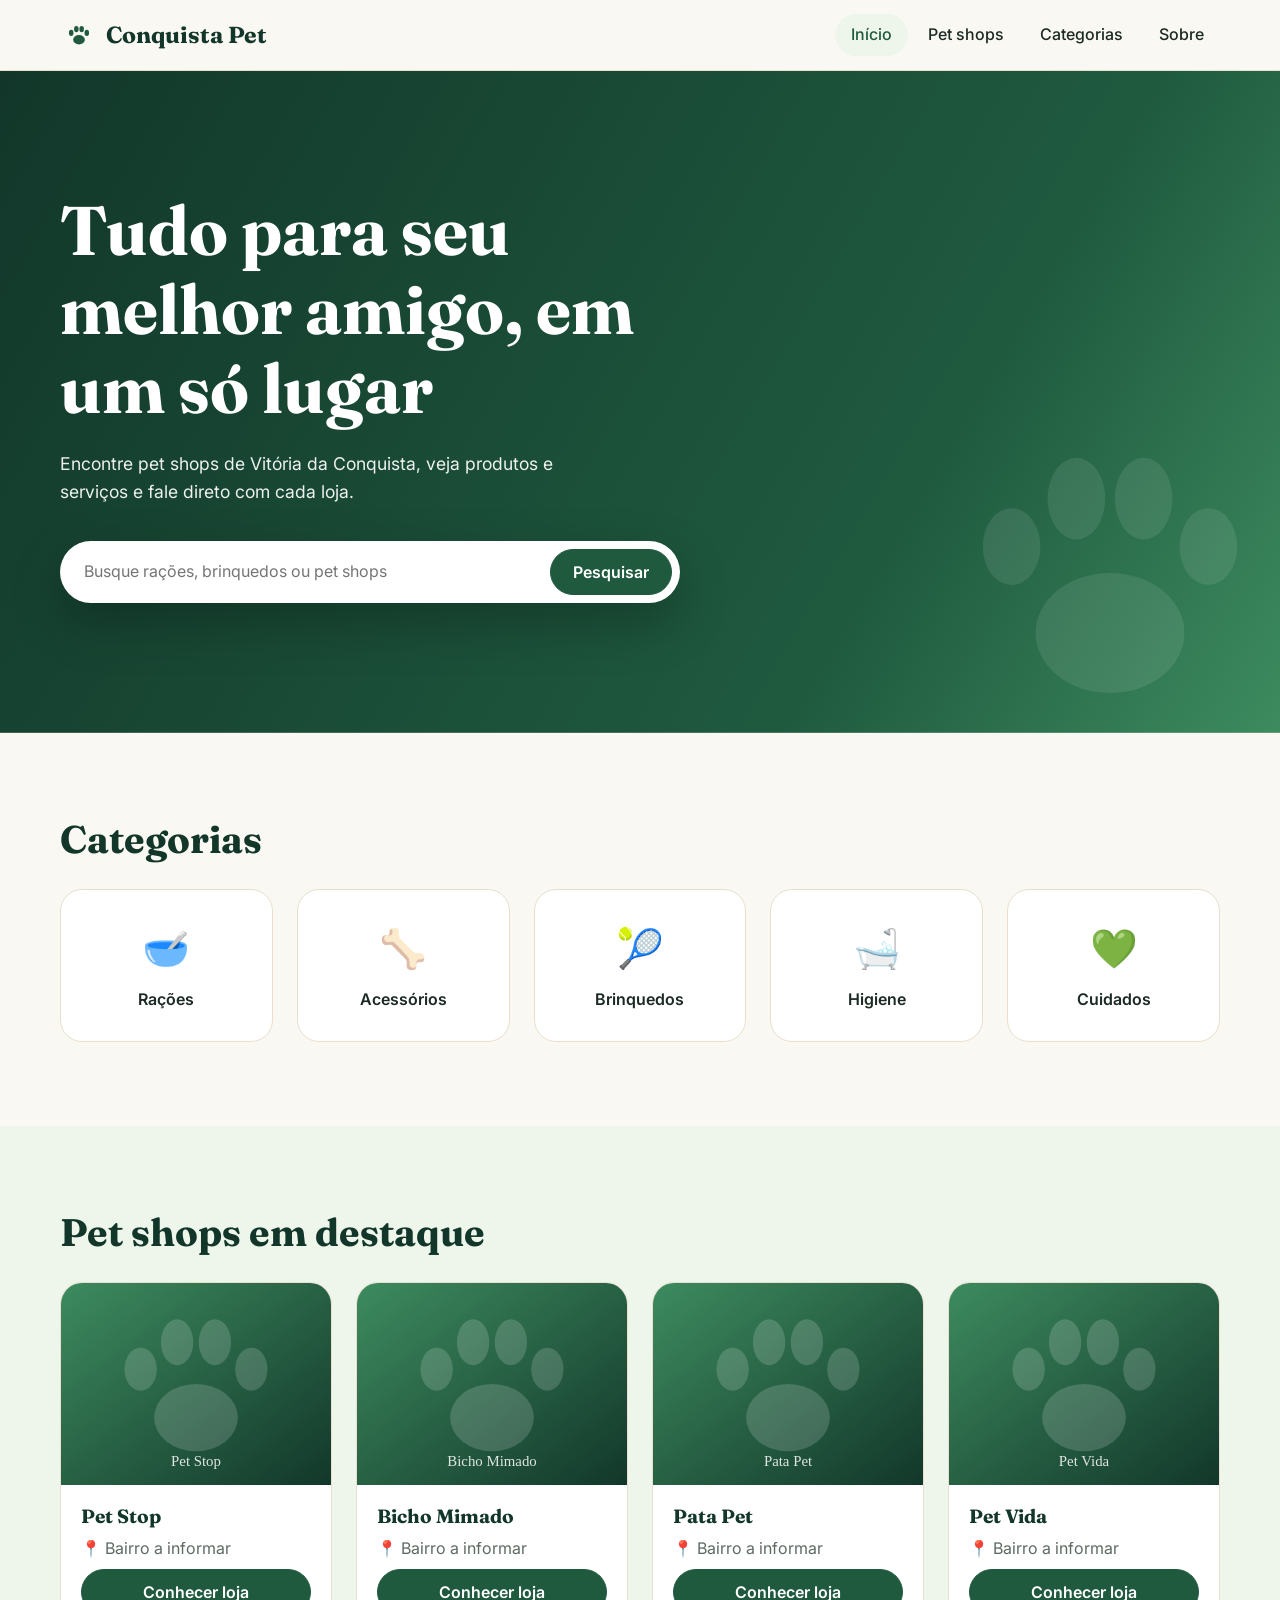
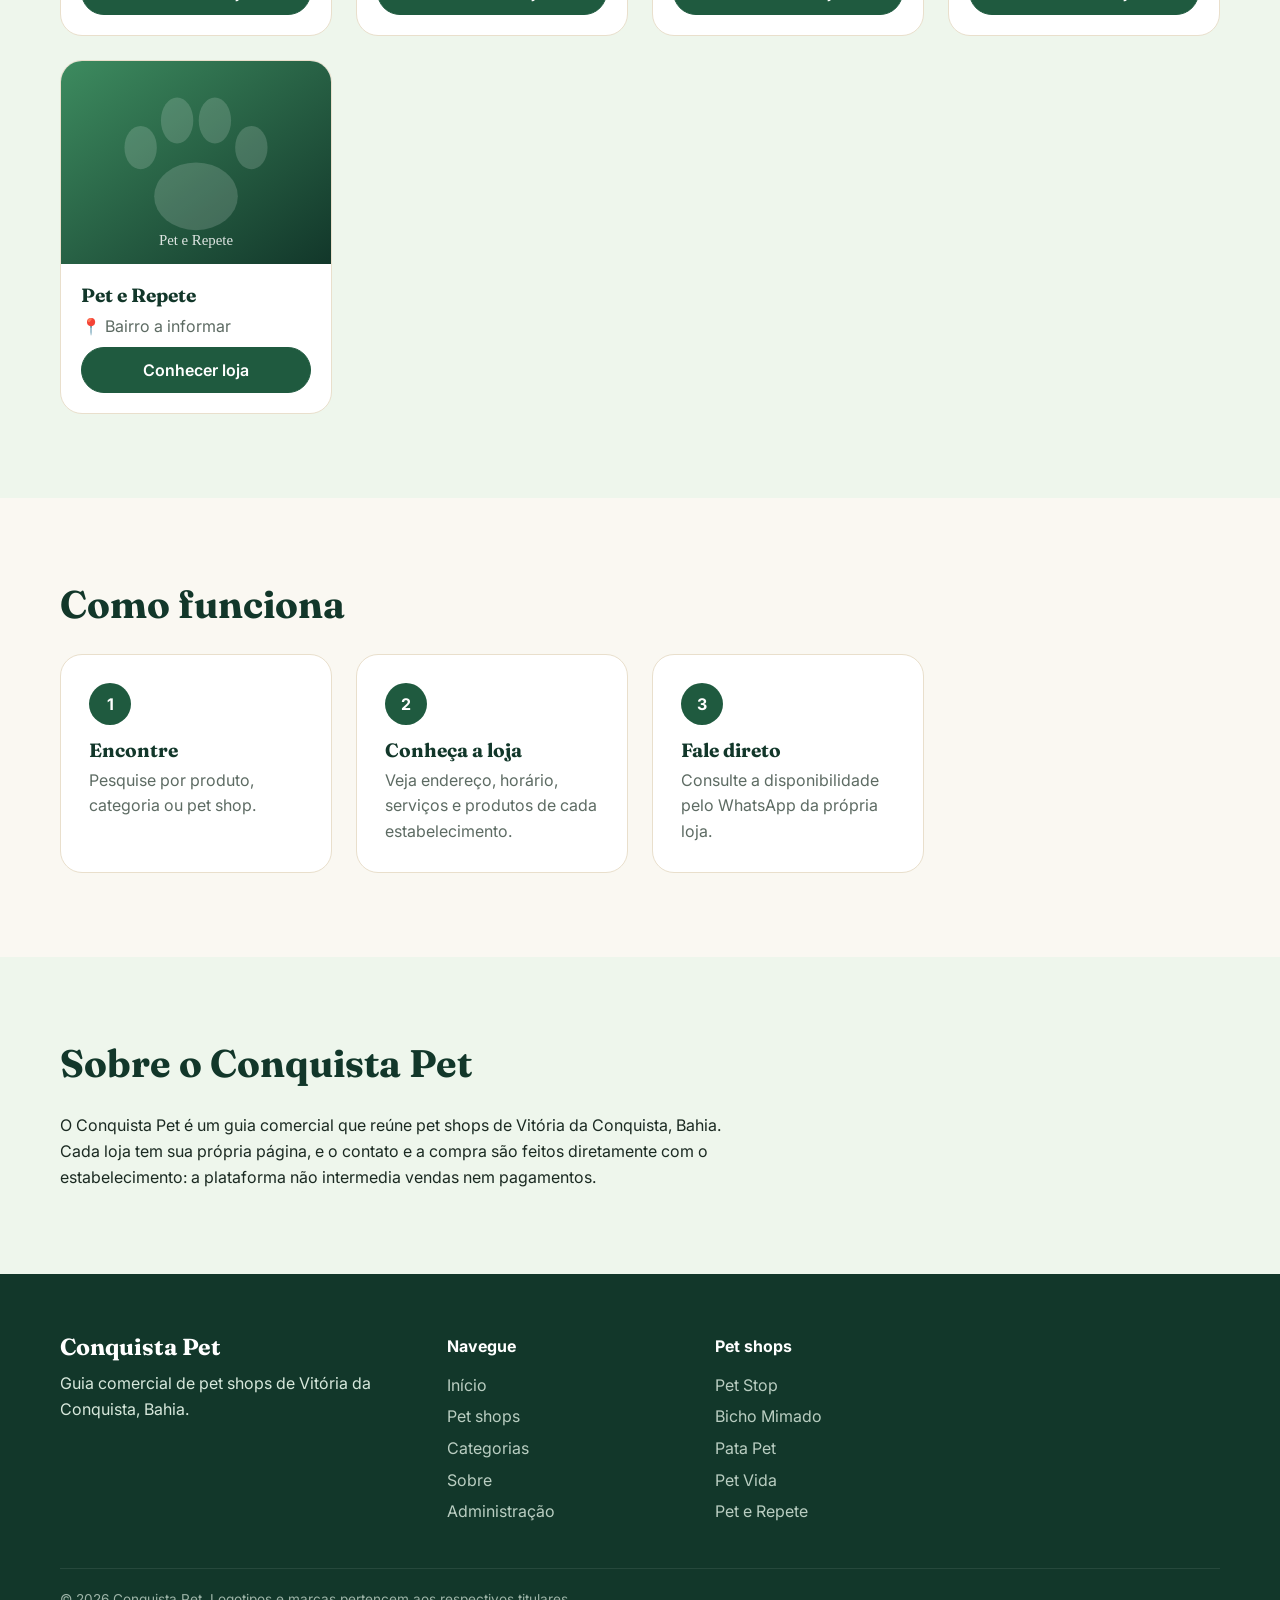
<file: index.html>
<!doctype html>
<html lang="pt-BR">
<head><meta charset="utf-8"><meta name="viewport" content="width=device-width,initial-scale=1"><title>Conquista Pet — Pet shops de Vitória da Conquista</title><meta name="description" content="Guia comercial de pet shops de Vitória da Conquista, Bahia."><link rel="stylesheet" href="css/style.css"></head>
<body data-p="home"><header id="h"></header><main id="m"></main><footer id="f"></footer>
<script src="data/petshops.js"></script><script src="js/app.js"></script></body>
</html>
</file>
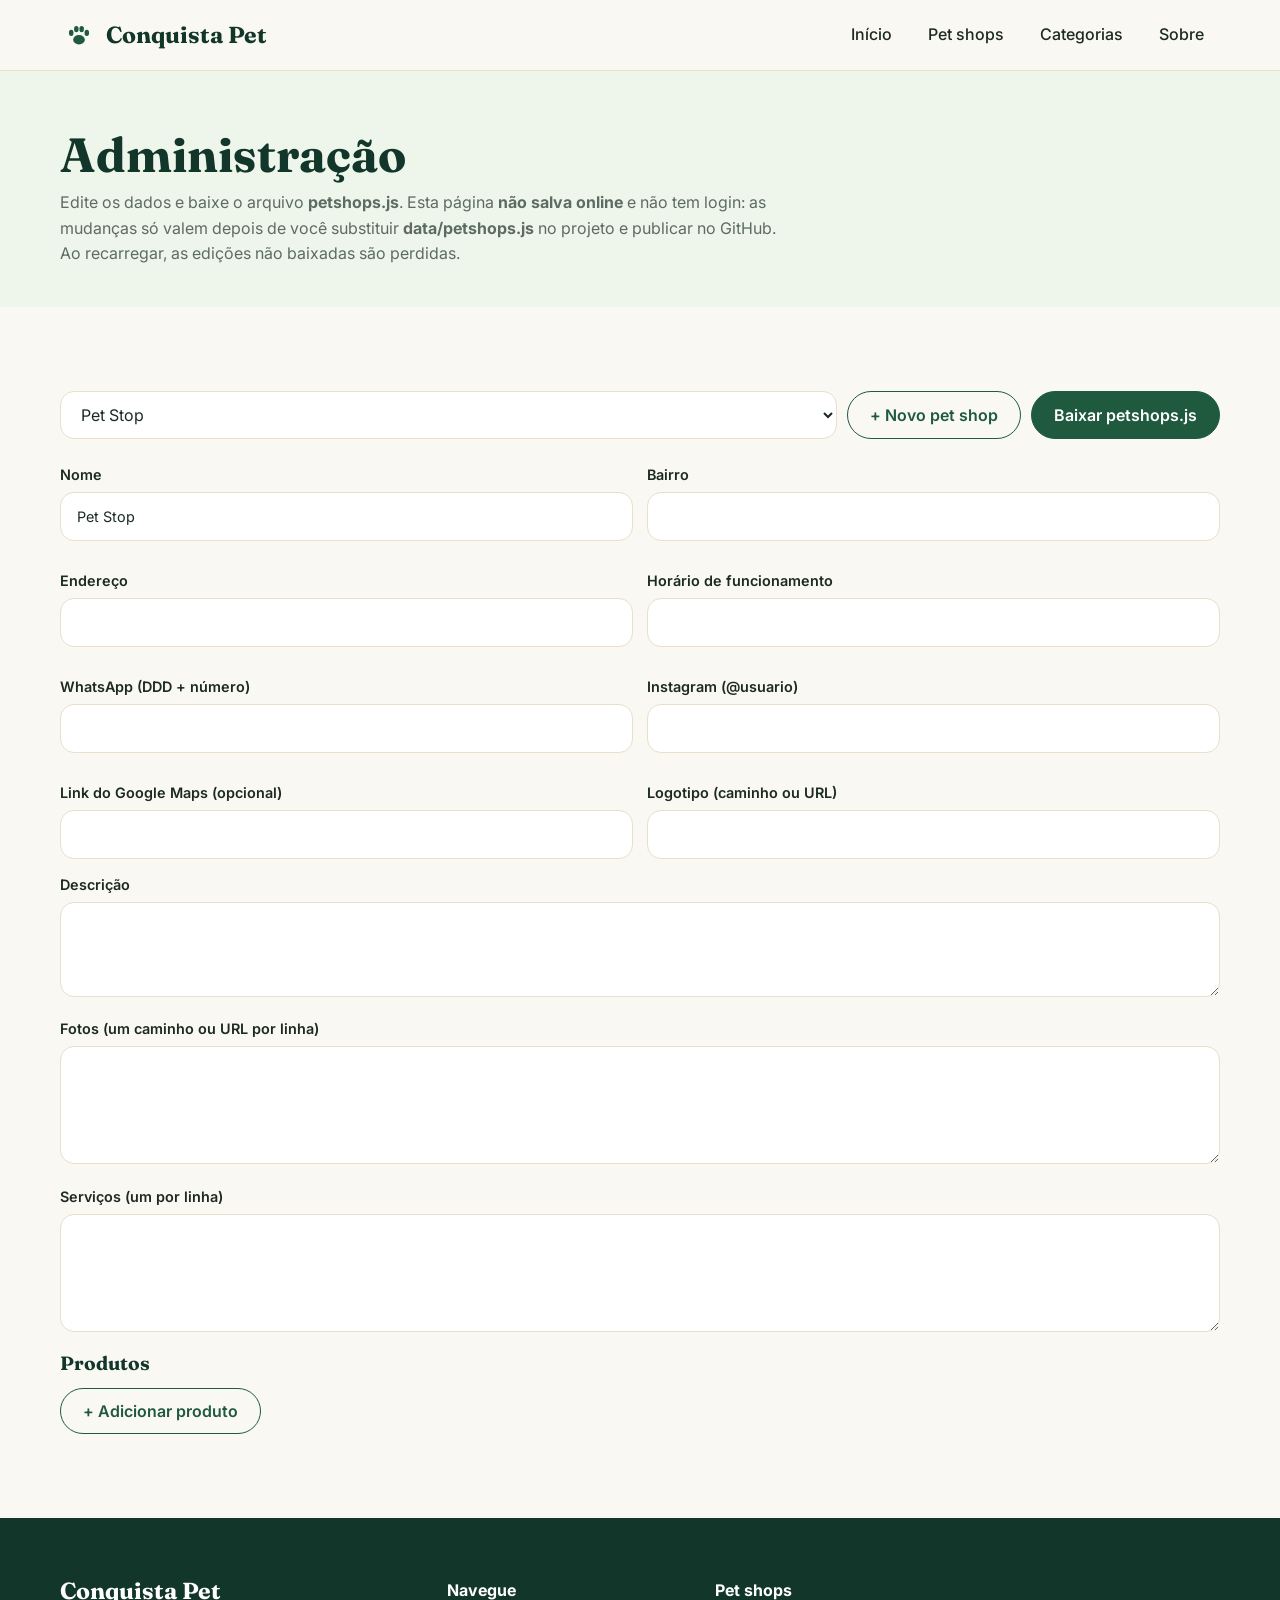
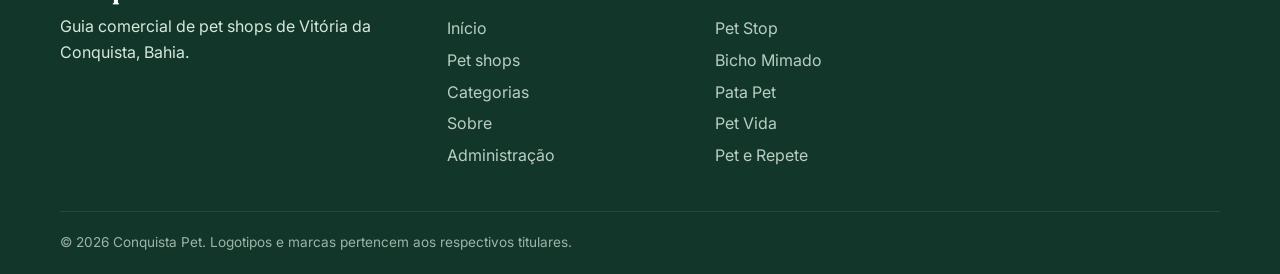
<file: admin.html>
<!doctype html>
<html lang="pt-BR">
<head><meta charset="utf-8"><meta name="viewport" content="width=device-width,initial-scale=1"><title>Administração · Conquista Pet</title><meta name="description" content="Guia comercial de pet shops de Vitória da Conquista, Bahia."><link rel="stylesheet" href="css/style.css"></head>
<body data-p="admin"><header id="h"></header><main id="m"></main><footer id="f"></footer>
<script src="data/petshops.js"></script><script src="js/app.js"></script></body>
</html>
</file>
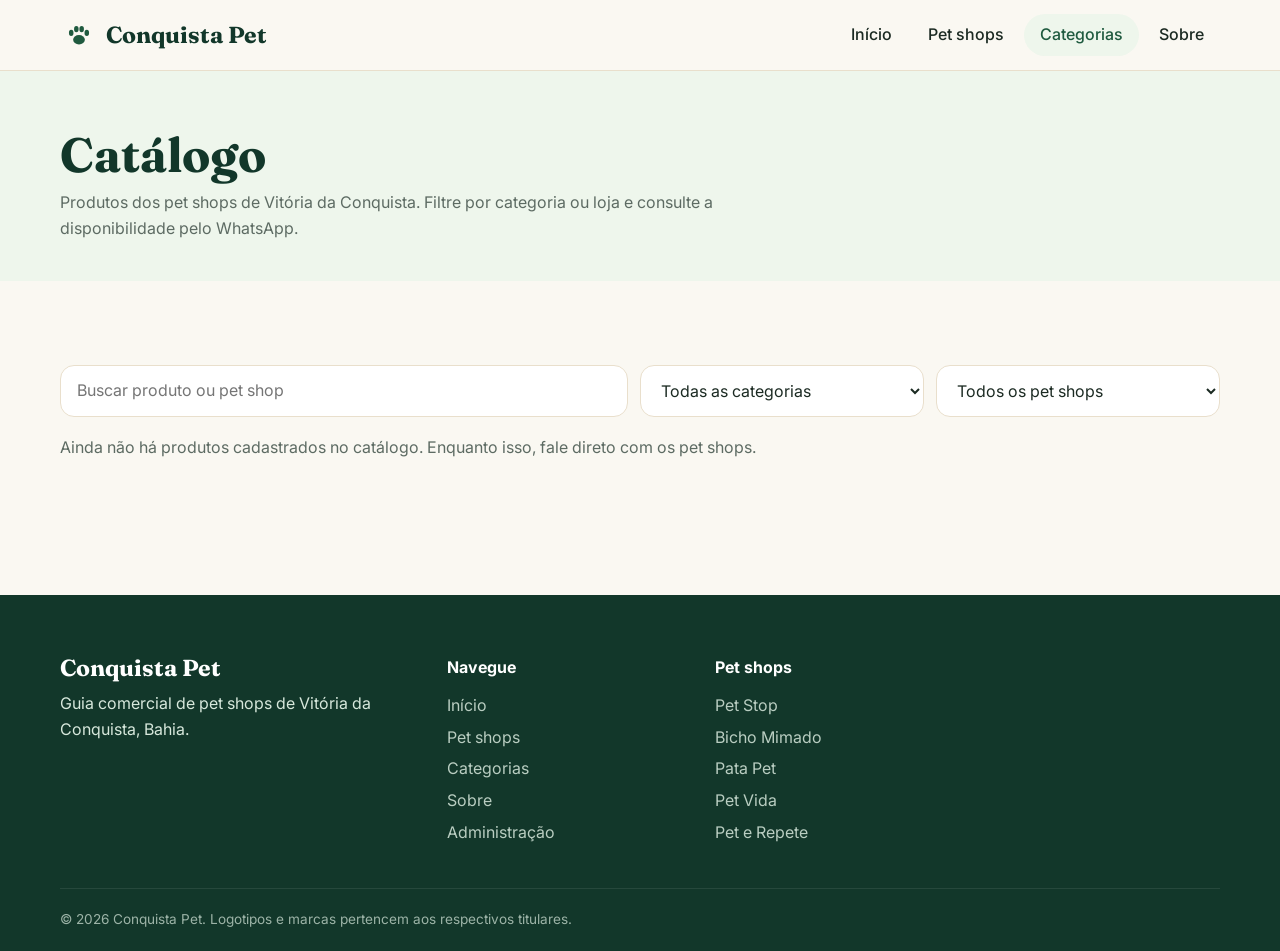
<file: catalogo.html>
<!doctype html>
<html lang="pt-BR">
<head><meta charset="utf-8"><meta name="viewport" content="width=device-width,initial-scale=1"><title>Catálogo · Conquista Pet</title><meta name="description" content="Guia comercial de pet shops de Vitória da Conquista, Bahia."><link rel="stylesheet" href="css/style.css"></head>
<body data-p="cat"><header id="h"></header><main id="m"></main><footer id="f"></footer>
<script src="data/petshops.js"></script><script src="js/app.js"></script></body>
</html>
</file>
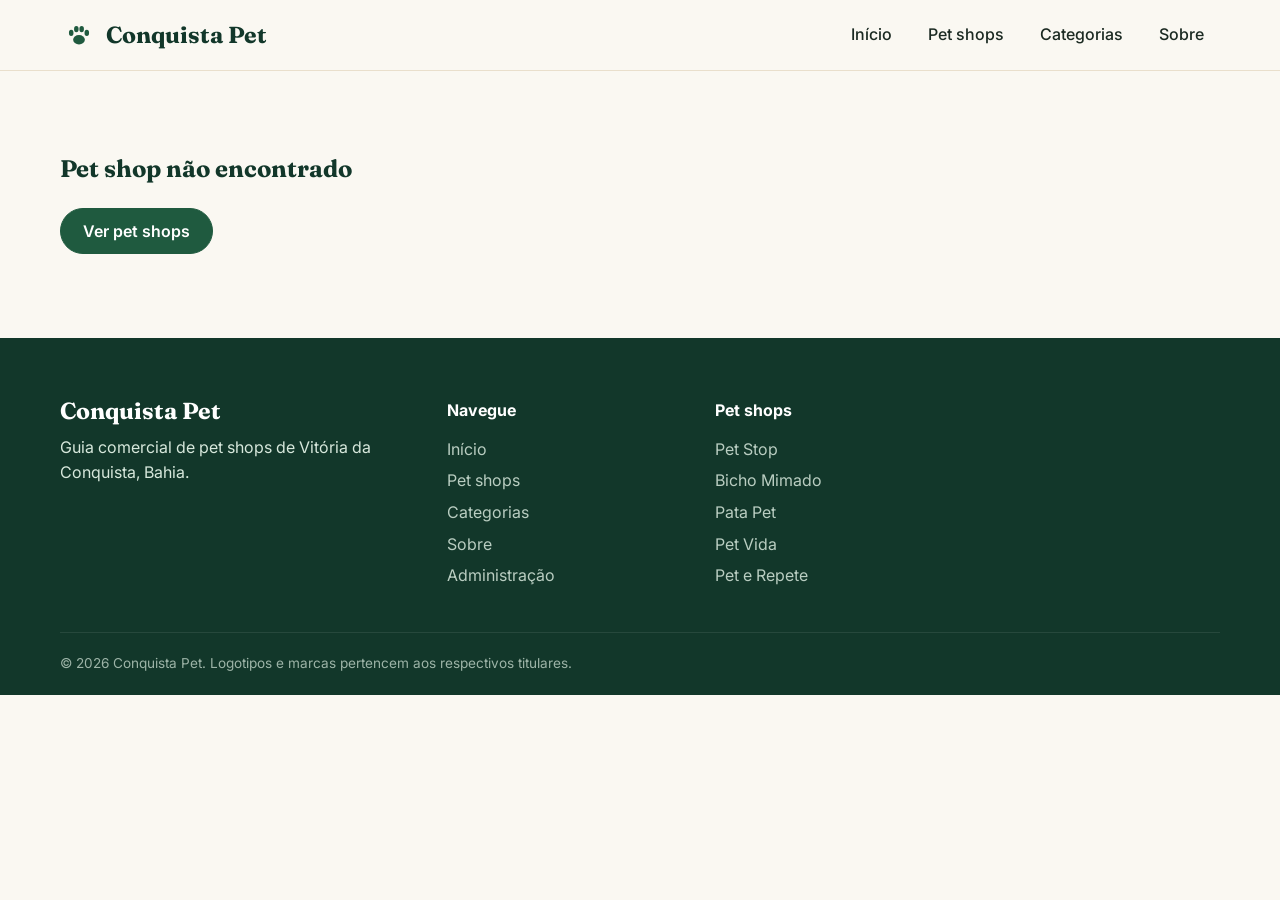
<file: loja.html>
<!doctype html>
<html lang="pt-BR">
<head><meta charset="utf-8"><meta name="viewport" content="width=device-width,initial-scale=1"><title>Pet shop · Conquista Pet</title><meta name="description" content="Guia comercial de pet shops de Vitória da Conquista, Bahia."><link rel="stylesheet" href="css/style.css"></head>
<body data-p="loja"><header id="h"></header><main id="m"></main><footer id="f"></footer>
<script src="data/petshops.js"></script><script src="js/app.js"></script></body>
</html>
</file>
<file: css/style.css>
@import url('https://fonts.googleapis.com/css2?family=Fraunces:wght@600;700&family=Inter:wght@400;500;600&display=swap');
:root{--g9:#12372a;--g7:#1f5a3f;--g5:#3d8b5f;--g2:#cfe6d3;--g1:#eef6ec;--c:#faf8f2;--sand:#e9dfcc;--ink:#1b2a22;--mut:#5d6b63}
*{box-sizing:border-box;margin:0}
body{font:16px/1.6 Inter,system-ui,sans-serif;color:var(--ink);background:var(--c)}
h1,h2,h3,.logo{font-family:Fraunces,Georgia,serif;color:var(--g9);line-height:1.15}
h2{font-size:clamp(1.7rem,3.5vw,2.4rem);margin-bottom:28px}h3{font-size:1.2rem}
a{color:inherit;text-decoration:none}img{max-width:100%;display:block}
a:focus-visible,button:focus-visible{outline:3px solid var(--g5);outline-offset:2px}
.w{width:min(1160px,92%);margin:auto}.mut{color:var(--mut)}.sm{font-size:.85rem}
header{position:sticky;top:0;z-index:9;background:rgba(250,248,242,.94);backdrop-filter:blur(10px);border-bottom:1px solid var(--sand)}
.bar{display:flex;align-items:center;justify-content:space-between;height:70px}
.logo{display:flex;align-items:center;gap:8px;font-size:1.45rem;font-weight:700}
nav{display:flex;gap:4px}nav a{padding:8px 16px;border-radius:99px;font-weight:500}nav a:hover,nav a.on{background:var(--g1);color:var(--g7)}
#mb{display:none;background:none;border:0;font-size:1.7rem;cursor:pointer;color:var(--g9)}
.btn{display:inline-flex;align-items:center;justify-content:center;gap:8px;padding:12px 22px;border-radius:99px;border:1.5px solid var(--g7);background:var(--g7);color:#fff;font:600 1rem Inter,sans-serif;cursor:pointer;transition:.2s}
.btn:hover{background:var(--g9);border-color:var(--g9)}.btn.o{background:transparent;color:var(--g7)}.btn.o:hover{background:var(--g1)}.btn.wa{background:#1c9d52;border-color:#1c9d52}
.hero{position:relative;overflow:hidden;color:#fff;padding:120px 0 130px;background:linear-gradient(120deg,var(--g9),var(--g7) 70%,var(--g5)) center/cover}
.hero:after{content:"";position:absolute;right:-70px;bottom:-80px;width:480px;height:480px;opacity:.09;background:url("data:image/svg+xml,%3Csvg xmlns='http://www.w3.org/2000/svg' viewBox='0 0 400 300'%3E%3Cg fill='%23fff'%3E%3Cellipse cx='200' cy='200' rx='62' ry='50'/%3E%3Cellipse cx='118' cy='128' rx='24' ry='32'/%3E%3Cellipse cx='172' cy='88' rx='24' ry='34'/%3E%3Cellipse cx='228' cy='88' rx='24' ry='34'/%3E%3Cellipse cx='282' cy='128' rx='24' ry='32'/%3E%3C/g%3E%3C/svg%3E") center/contain no-repeat}
.hero .w{position:relative;z-index:1}.hero h1{color:#fff;font-size:clamp(2.4rem,6vw,4.3rem);max-width:15ch}
.hero p{max-width:520px;margin:22px 0 34px;font-size:1.1rem;opacity:.92}
.sf{display:flex;gap:8px;background:#fff;padding:8px;border-radius:99px;max-width:620px;box-shadow:0 20px 50px rgba(0,0,0,.25)}
.sf input{flex:1;border:0;outline:0;padding:0 16px;font:inherit;min-width:0;color:var(--ink);background:transparent;border-radius:0}
.sec{padding:84px 0}.alt{background:var(--g1)}
.g{display:grid;gap:24px;grid-template-columns:repeat(auto-fill,minmax(250px,1fr))}
.card{display:flex;flex-direction:column;background:#fff;border-radius:22px;overflow:hidden;border:1px solid var(--sand);transition:.25s}
a.card:hover{transform:translateY(-4px);box-shadow:0 18px 40px rgba(18,55,42,.14)}
.card>img{aspect-ratio:4/3;object-fit:cover;width:100%}
.cb{padding:20px;display:flex;flex-direction:column;gap:8px;flex:1}.cb .btn{margin-top:auto}
.tag{align-self:flex-start;background:var(--g1);color:var(--g7);font-size:.78rem;font-weight:600;padding:3px 10px;border-radius:99px}
.pr{font:700 1.3rem Fraunces,serif;color:var(--g7)}
.cats{grid-template-columns:repeat(auto-fit,minmax(170px,1fr))}
.cat{background:#fff;border:1px solid var(--sand);border-radius:22px;padding:28px 16px;text-align:center;font-weight:600;transition:.2s}
.cat:hover{background:var(--g7);color:#fff}.cat i{display:block;font-style:normal;font-size:2.4rem;margin-bottom:8px}
.st{counter-reset:n}.st .box{background:#fff;border-radius:22px;padding:28px;border:1px solid var(--sand)}
.st .box:before{counter-increment:n;content:counter(n);display:grid;place-items:center;width:42px;height:42px;border-radius:50%;background:var(--g7);color:#fff;font-weight:700;margin-bottom:14px}
.st h3{margin-bottom:6px}
.ph{background:var(--g1);padding:56px 0 40px}.ph h1{font-size:clamp(2rem,4vw,3rem)}.ph p{margin-top:8px;max-width:720px;color:var(--mut)}
.lh{display:flex;align-items:center;gap:20px}.lg{width:88px;height:88px;border-radius:50%;object-fit:cover;border:3px solid #fff;background:#fff}
input,select,textarea{font:inherit;padding:12px 16px;border:1.5px solid var(--sand);border-radius:14px;background:#fff;color:var(--ink);width:100%}
input:focus,select:focus,textarea:focus{outline:2px solid var(--g5);border-color:transparent}
.flt{display:grid;grid-template-columns:2fr 1fr 1fr;gap:12px;margin-bottom:18px}
.lj{display:grid;grid-template-columns:1.6fr 1fr;gap:32px;align-items:start}
.gal{display:grid;grid-template-columns:2fr 1fr;gap:12px;margin-bottom:40px}.gal img{width:100%;height:100%;object-fit:cover;border-radius:22px;min-height:200px}.gal img:first-child{grid-row:span 2}
.gal.one{grid-template-columns:1fr}.gal.one img:first-child{grid-row:auto}
.info{background:#fff;border:1px solid var(--sand);border-radius:22px;padding:26px;position:sticky;top:90px;display:flex;flex-direction:column;gap:14px}
.chips span{display:inline-block;background:var(--g1);padding:6px 14px;border-radius:99px;margin:0 6px 8px 0;font-weight:500;color:var(--g7)}
footer{background:var(--g9);color:#d7e8dc;padding:60px 0 0}.fg{display:grid;grid-template-columns:1.5fr 1fr 1fr 1fr;gap:32px}
footer h4{color:#fff;margin-bottom:10px}footer a{display:block;padding:3px 0;opacity:.85}footer a:hover{opacity:1}footer .logo{color:#fff;margin-bottom:10px}
.cp{margin-top:40px;padding:20px 0;border-top:1px solid rgba(255,255,255,.12);font-size:.85rem;opacity:.7}
.g2{display:grid;grid-template-columns:1fr 1fr;gap:14px}.ad label{display:block;font-weight:600;font-size:.9rem;margin-bottom:14px}
.ad label input,.ad label textarea,.ad label select{margin-top:6px;font-weight:400}.fl{display:flex;gap:10px;flex-wrap:wrap;margin-bottom:24px}.fl select{width:auto;flex:1}
.pr4{display:grid;grid-template-columns:1.2fr 1fr .6fr 1.2fr 1.5fr auto;gap:8px;margin-bottom:10px}
@media(max-width:820px){#mb{display:block}nav{display:none;position:absolute;top:70px;left:0;right:0;flex-direction:column;background:var(--c);padding:12px 4%;border-bottom:1px solid var(--sand)}nav.open{display:flex}
.flt,.lj,.gal,.fg,.g2{grid-template-columns:1fr}.pr4{grid-template-columns:1fr 1fr}.info{position:static}.hero{padding:76px 0 86px}.sf{flex-direction:column;border-radius:24px}.sf input{padding:12px 16px}.gal img:first-child{grid-row:auto}.sec{padding:60px 0}}
</file>
